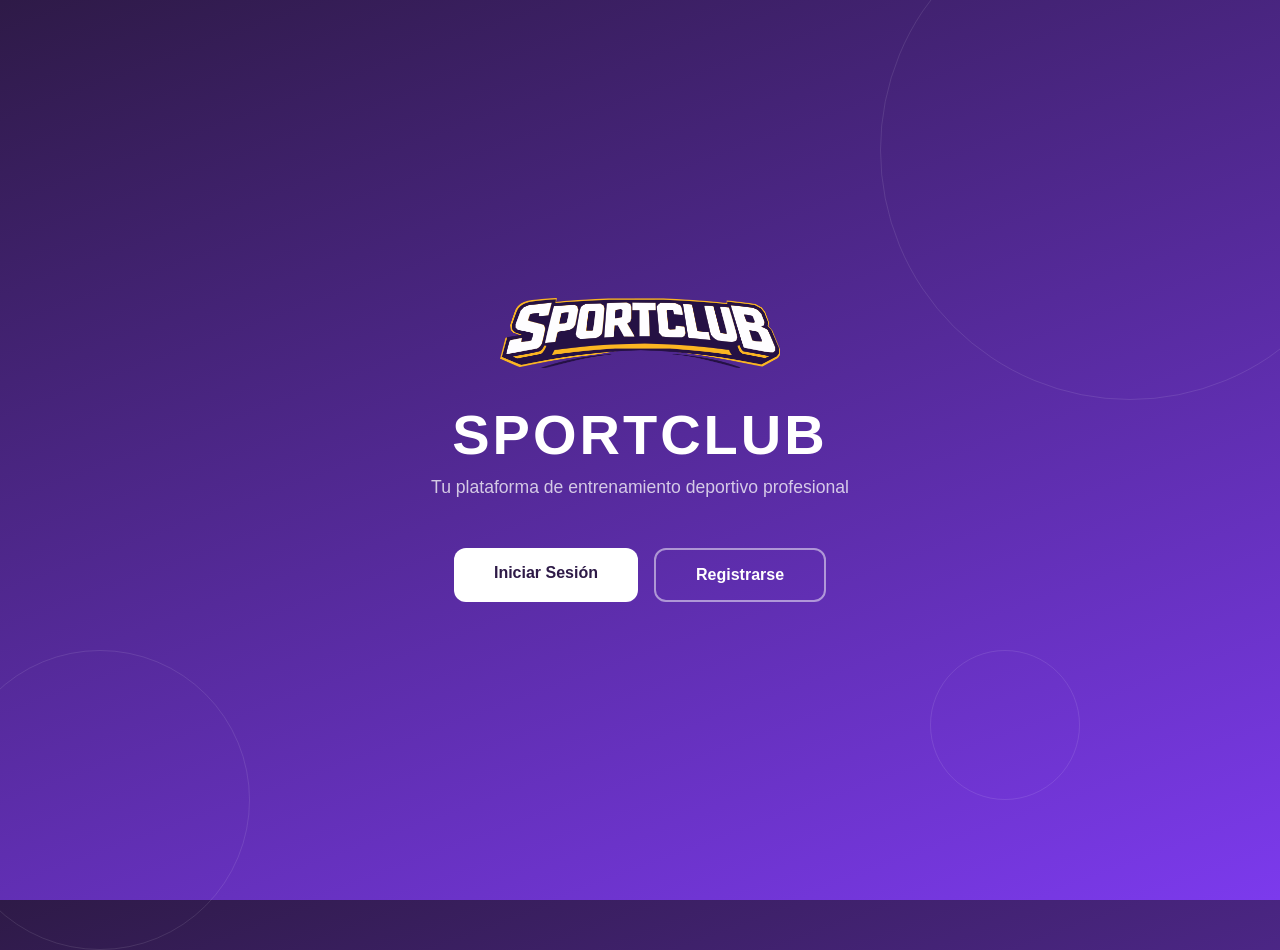
<file: index.html>
<!DOCTYPE html>
<html lang="es">
<head>
  <meta charset="UTF-8">
  <meta name="viewport" content="width=device-width, initial-scale=1.0">
  <title>SportClub</title>
  <style>
    * { box-sizing: border-box; margin: 0; padding: 0; }
    body {
      height: 100vh; display: flex; align-items: center; justify-content: center;
      background: linear-gradient(160deg, #2e1a47 0%, #7c3aed 100%);
      font-family: 'Segoe UI', sans-serif;
    }
    .hero {
      text-align: center; color: white; padding: 40px;
    }
    .logo { height: 70px; margin-bottom: 30px; }
    .hero h1 { font-size: 3.5rem; font-weight: 900; letter-spacing: 3px; margin-bottom: 10px; }
    .hero p { font-size: 1.1rem; opacity: 0.75; margin-bottom: 50px; }
    .buttons { display: flex; gap: 16px; justify-content: center; }
    .btn-primary {
      padding: 16px 40px; background: white; color: #2e1a47;
      border: none; border-radius: 12px; font-size: 1rem; font-weight: 800;
      cursor: pointer; text-decoration: none; transition: transform 0.2s, opacity 0.2s;
    }
    .btn-primary:hover { transform: translateY(-3px); opacity: 0.9; }
    .btn-secondary {
      padding: 16px 40px; background: transparent; color: white;
      border: 2px solid rgba(255,255,255,0.5); border-radius: 12px;
      font-size: 1rem; font-weight: 800; cursor: pointer; text-decoration: none;
      transition: transform 0.2s, border-color 0.2s;
    }
    .btn-secondary:hover { transform: translateY(-3px); border-color: white; }
    .decorative {
      position: absolute; border-radius: 50%;
      border: 1px solid rgba(255,255,255,0.1);
    }
    .d1 { width: 500px; height: 500px; top: -100px; right: -100px; }
    .d2 { width: 300px; height: 300px; bottom: -50px; left: -50px; }
    .d3 { width: 150px; height: 150px; bottom: 100px; right: 200px; }
  </style>
</head>
<body>
  <div class="decorative d1"></div>
  <div class="decorative d2"></div>
  <div class="decorative d3"></div>

  <div class="hero">
    <img src="img/logo_empresa_letra_v1.png" alt="SportClub" class="logo">
    <h1>SPORTCLUB</h1>
    <p>Tu plataforma de entrenamiento deportivo profesional</p>
    <div class="buttons">
      <a href="login.html" class="btn-primary">Iniciar Sesión</a>
      <a href="register.html" class="btn-secondary">Registrarse</a>
    </div>
  </div>
</body>
</html>
</file>
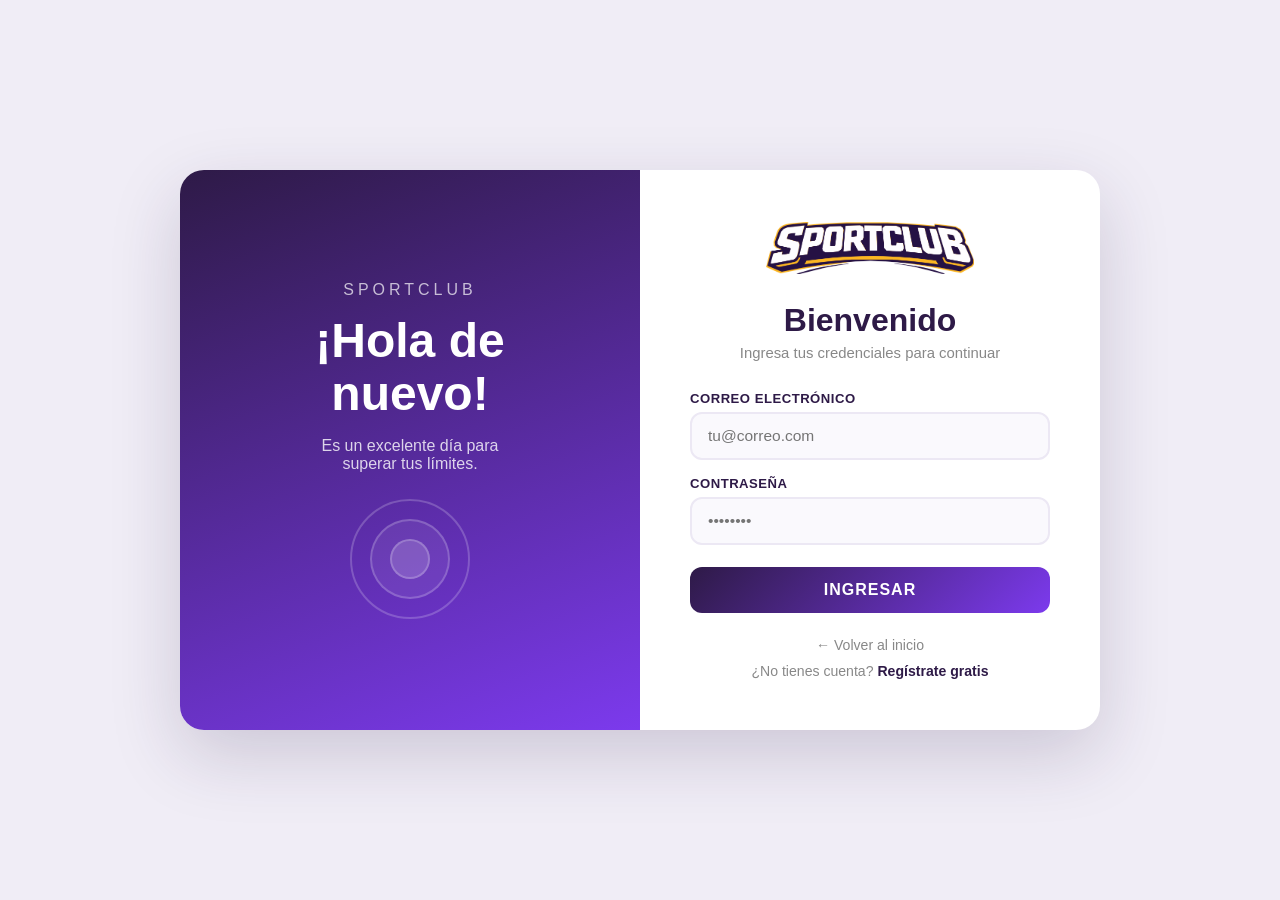
<file: login.html>
<!DOCTYPE html>
<html lang="es">
<head>
  <meta charset="UTF-8">
  <meta name="viewport" content="width=device-width, initial-scale=1.0">
  <title>Iniciar Sesión – SportClub</title>
  <style>
    :root {
      --purple-dark: #2e1a47;
      --purple-mid: #3f2561;
      --purple-accent: #7c3aed;
      --text-muted: #888;
    }
    * { box-sizing: border-box; margin: 0; padding: 0; }
    body {
      height: 100vh; display: flex; align-items: center; justify-content: center;
      background: #f0edf6; font-family: 'Segoe UI', sans-serif;
    }
    .login-container {
      display: flex; width: 920px; height: 560px;
      background: white; border-radius: 24px; overflow: hidden;
      box-shadow: 0 25px 70px rgba(46,26,71,0.18);
    }
    .login-image {
      flex: 1;
      background: linear-gradient(160deg, #2e1a47 0%, #7c3aed 100%);
      display: flex; flex-direction: column;
      justify-content: center; align-items: center;
      color: white; padding: 50px; text-align: center; gap: 16px;
    }
    .login-image .brand { font-size: 1rem; letter-spacing: 4px; opacity: 0.7; text-transform: uppercase; }
    .login-image h2 { font-size: 3rem; font-weight: 900; line-height: 1.1; }
    .login-image p { opacity: 0.8; font-size: 1rem; max-width: 220px; }
    .decorative-circles { position: relative; width: 120px; height: 120px; margin-top: 10px; }
    .decorative-circles span { position: absolute; border-radius: 50%; border: 2px solid rgba(255,255,255,0.2); }
    .decorative-circles span:nth-child(1) { width: 120px; height: 120px; top: 0; left: 0; }
    .decorative-circles span:nth-child(2) { width: 80px; height: 80px; top: 20px; left: 20px; background: rgba(255,255,255,0.07); }
    .decorative-circles span:nth-child(3) { width: 40px; height: 40px; top: 40px; left: 40px; background: rgba(255,255,255,0.15); }
    .login-form-side {
      flex: 1; padding: 55px 50px;
      display: flex; flex-direction: column; justify-content: center;
    }
    .auth-logo { height: 52px; margin-bottom: 28px; align-self: center; }
    .login-form-side h1 { font-size: 2rem; color: var(--purple-dark); text-align: center; margin-bottom: 6px; }
    .subtitle { text-align: center; color: var(--text-muted); margin-bottom: 30px; font-size: 0.93rem; }
    #error-message {
      color: #c0392b; background: #fdeaea; padding: 11px 14px;
      border-radius: 10px; margin-bottom: 18px; text-align: center;
      display: none; font-size: 0.88rem; border: 1px solid #f5c6cb;
    }
    .form-group { margin-bottom: 16px; }
    .form-group label { display: block; font-size: 0.82rem; font-weight: 700; color: var(--purple-dark); margin-bottom: 6px; letter-spacing: 0.5px; }
    .form-group input {
      width: 100%; padding: 13px 16px; border: 2px solid #ece8f4;
      border-radius: 12px; font-size: 0.97rem; background: #faf9fd;
      transition: border-color 0.25s, box-shadow 0.25s;
    }
    .form-group input:focus {
      border-color: var(--purple-accent); outline: none;
      box-shadow: 0 0 0 3px rgba(124,58,237,0.1);
    }
    .btn-login-submit {
      width: 100%; padding: 14px; margin-top: 6px;
      background: linear-gradient(135deg, var(--purple-dark), var(--purple-accent));
      color: white; border: none; border-radius: 12px;
      font-size: 1rem; font-weight: 800; letter-spacing: 1px;
      cursor: pointer; transition: opacity 0.2s, transform 0.2s;
    }
    .btn-login-submit:hover { opacity: 0.9; transform: translateY(-2px); }
    .auth-links { margin-top: 24px; text-align: center; display: flex; flex-direction: column; gap: 10px; }
    .auth-links a { text-decoration: none; color: var(--text-muted); font-size: 0.88rem; transition: color 0.2s; }
    .auth-links a:hover { color: var(--purple-accent); }
    .auth-links a strong { color: var(--purple-dark); }
    @media (max-width: 860px) {
      .login-image { display: none; }
      .login-container { width: 95%; height: auto; }
    }
  </style>
</head>
<body>
  <div class="login-container">
    <div class="login-image">
      <span class="brand">SportClub</span>
      <h2>¡Hola de nuevo!</h2>
      <p>Es un excelente día para superar tus límites.</p>
      <div class="decorative-circles">
        <span></span><span></span><span></span>
      </div>
    </div>
    <div class="login-form-side">
      <img src="img/logo_empresa_letra_v1.png" alt="SportClub" class="auth-logo">
      <h1>Bienvenido</h1>
      <p class="subtitle">Ingresa tus credenciales para continuar</p>
      <div id="error-message"></div>
      <form id="loginForm">
        <div class="form-group">
          <label for="email">CORREO ELECTRÓNICO</label>
          <input type="email" id="email" placeholder="tu@correo.com" required>
        </div>
        <div class="form-group">
          <label for="password">CONTRASEÑA</label>
          <input type="password" id="password" placeholder="••••••••" required>
        </div>
        <button type="submit" class="btn-login-submit">INGRESAR</button>
      </form>
      <div class="auth-links">
        <a href="index.html">← Volver al inicio</a>
        <a href="register.html">¿No tienes cuenta? <strong>Regístrate gratis</strong></a>
      </div>
    </div>
  </div>
  <script src="JS/script.js"></script>
</body>
</html>
</file>
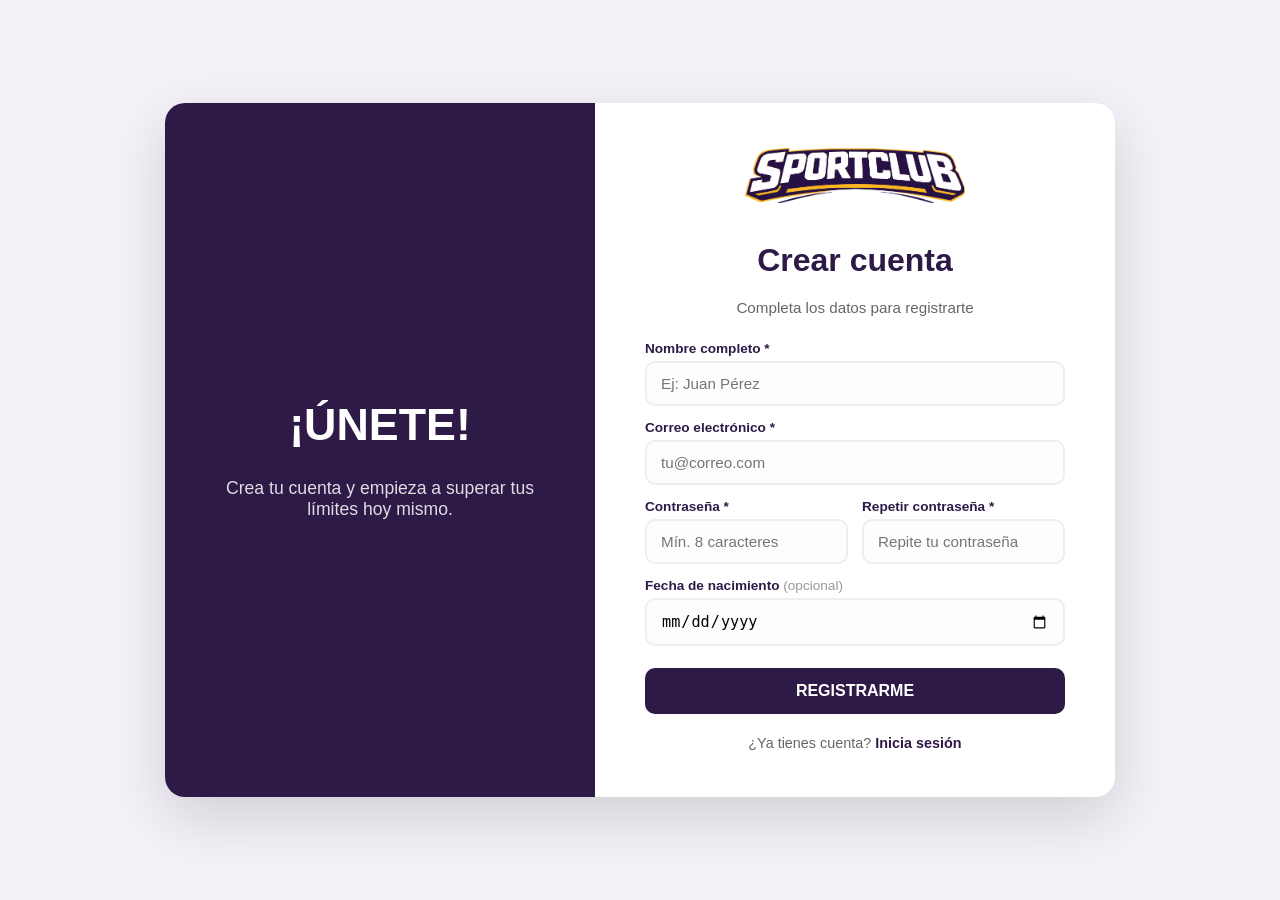
<file: register.html>
<!DOCTYPE html>
<html lang="es">
<head>
  <meta charset="UTF-8">
  <meta name="viewport" content="width=device-width, initial-scale=1.0">
  <title>Registrarse – SportClub</title>
  <style>
    :root {
      --purple-dark: #2e1a47;
      --purple-mid:  #3f2561;
      --purple-light: #f4f2f8;
      --error-color: #e74c3c;
      --text-muted: #666;
    }
    * { box-sizing: border-box; }
    body {
      margin: 0; padding: 0; min-height: 100vh;
      display: flex; align-items: center; justify-content: center;
      background: var(--purple-light);
      font-family: 'Segoe UI', sans-serif;
    }
    .register-container {
      display: flex; width: 950px; min-height: 600px;
      background: white; border-radius: 20px; overflow: hidden;
      box-shadow: 0 20px 60px rgba(0,0,0,0.15);
    }
    .register-image {
      flex: 1;
      background-color: var(--purple-dark);
      display: flex; flex-direction: column;
      justify-content: center; align-items: center;
      color: white; padding: 40px; text-align: center;
    }
    .register-image h2 { font-size: 2.8rem; margin-bottom: 10px; }
    .register-image p  { font-size: 1.1rem; opacity: 0.85; }
    .register-form-side {
      flex: 1.2; padding: 45px 50px;
      display: flex; flex-direction: column; justify-content: center;
    }
    .auth-logo { height: 55px; margin-bottom: 18px; align-self: center; }
    h1 { font-size: 2rem; color: var(--purple-dark); margin-bottom: 5px; text-align: center; }
    .subtitle { text-align: center; color: var(--text-muted); margin-bottom: 25px; font-size: 0.95rem; }
    #global-message {
      padding: 12px 16px; border-radius: 10px; margin-bottom: 18px;
      text-align: center; font-weight: 600; font-size: 0.9rem; display: none;
    }
    #global-message.error   { background:#fdeaea; color:#c0392b; border:1px solid #f5c6cb; }
    #global-message.success { background:#eafaf1; color:#1e8449; border:1px solid #a9dfbf; }
    .form-group { margin-bottom: 14px; }
    .form-group label { display: block; font-size: 0.85rem; font-weight: 600; color: var(--purple-dark); margin-bottom: 5px; }
    .form-group input {
      width: 100%; padding: 12px 14px; border: 2px solid #eee;
      border-radius: 10px; font-size: 0.95rem; transition: border-color 0.3s; background: #fdfdfd;
    }
    .form-group input:focus { border-color: var(--purple-dark); outline: none; background: white; }
    .form-group input.invalid { border-color: var(--error-color); background: #fff8f8; }
    .field-error { color: var(--error-color); font-size: 0.78rem; margin-top: 4px; display: none; }
    .field-error.visible { display: block; }
    .form-row { display: flex; gap: 14px; }
    .form-row .form-group { flex: 1; }
    .btn-register {
      width: 100%; padding: 14px; background-color: var(--purple-dark);
      color: white; border: none; border-radius: 10px;
      font-size: 1rem; font-weight: 800; cursor: pointer;
      transition: background-color 0.3s, transform 0.2s; margin-top: 8px;
    }
    .btn-register:hover { background-color: var(--purple-mid); transform: translateY(-2px); }
    .btn-register:disabled { background-color: #aaa; cursor: not-allowed; transform: none; }
    .auth-links { margin-top: 20px; text-align: center; }
    .auth-links a { text-decoration: none; color: var(--text-muted); font-size: 0.9rem; }
    .auth-links a strong { color: var(--purple-dark); }
    @media (max-width: 850px) {
      .register-image { display: none; }
      .register-container { width: 95%; }
      .register-form-side { padding: 30px 25px; }
    }
  </style>
</head>
<body>
<div class="register-container">

  <div class="register-image">
    <h2>¡ÚNETE!</h2>
    <p>Crea tu cuenta y empieza a superar tus límites hoy mismo.</p>
  </div>

  <div class="register-form-side">
    <img src="img/logo_empresa_letra_v1.png" alt="SportClub" class="auth-logo">
    <h1>Crear cuenta</h1>
    <p class="subtitle">Completa los datos para registrarte</p>

    <div id="global-message"></div>

    <form id="registerForm" novalidate>

      <div class="form-group">
        <label for="full_name">Nombre completo *</label>
        <input type="text" id="full_name" placeholder="Ej: Juan Pérez">
        <span class="field-error" id="error-full_name"></span>
      </div>

      <div class="form-group">
        <label for="email">Correo electrónico *</label>
        <input type="email" id="email" placeholder="tu@correo.com">
        <span class="field-error" id="error-email"></span>
      </div>

      <div class="form-row">
        <div class="form-group">
          <label for="password">Contraseña *</label>
          <input type="password" id="password" placeholder="Mín. 8 caracteres">
          <span class="field-error" id="error-password"></span>
        </div>
        <div class="form-group">
          <label for="confirm_password">Repetir contraseña *</label>
          <input type="password" id="confirm_password" placeholder="Repite tu contraseña">
          <span class="field-error" id="error-confirm_password"></span>
        </div>
      </div>

      <div class="form-group">
        <label for="birth_date">Fecha de nacimiento <span style="font-weight:400;color:#999">(opcional)</span></label>
        <input type="date" id="birth_date">
        <span class="field-error" id="error-birth_date"></span>
      </div>

      <button type="submit" class="btn-register" id="btn-submit">REGISTRARME</button>
    </form>

    <div class="auth-links">
      <a href="index.html">¿Ya tienes cuenta? <strong>Inicia sesión</strong></a>
    </div>
  </div>

</div>
<script>
const API_URL = 'http://localhost:3000';

function validarFormulario(datos) {
    const errores = {};
    if (!datos.full_name) {
        errores.full_name = 'El nombre completo es obligatorio.';
    } else if (datos.full_name.length < 3) {
        errores.full_name = 'El nombre debe tener al menos 3 caracteres.';
    }
    const emailRegex = /^[^\s@]+@[^\s@]+\.[^\s@]+$/;
    if (!datos.email) {
        errores.email = 'El correo es obligatorio.';
    } else if (!emailRegex.test(datos.email)) {
        errores.email = 'Ingresa un correo válido (ej: nombre@dominio.com).';
    }
    const passwordRegex = /^(?=.*[a-zA-Z])(?=.*\d).+$/;
    if (!datos.password) {
        errores.password = 'La contraseña es obligatoria.';
    } else if (datos.password.length < 8) {
        errores.password = 'La contraseña debe tener mínimo 8 caracteres.';
    } else if (!passwordRegex.test(datos.password)) {
        errores.password = 'Debe contener letras y números.';
    }
    if (!datos.confirm_password) {
        errores.confirm_password = 'Debes repetir tu contraseña.';
    } else if (datos.password !== datos.confirm_password) {
        errores.confirm_password = 'Las contraseñas no coinciden.';
    }
    return errores;
}

function mostrarErroresCampos(errores) {
    document.querySelectorAll('.field-error').forEach(el => {
        el.textContent = '';
        el.classList.remove('visible');
    });
    document.querySelectorAll('input').forEach(el => el.classList.remove('invalid'));
    for (const campo in errores) {
        const errorEl = document.getElementById(`error-${campo}`);
        const inputEl = document.getElementById(campo);
        if (errorEl) { errorEl.textContent = errores[campo]; errorEl.classList.add('visible'); }
        if (inputEl) { inputEl.classList.add('invalid'); }
    }
}

function mostrarMensajeGlobal(mensaje, tipo) {
    const div = document.getElementById('global-message');
    div.textContent = mensaje;
    div.className = tipo;
    div.style.display = 'block';
}

function limpiarMensajeGlobal() {
    const div = document.getElementById('global-message');
    div.style.display = 'none';
    div.textContent = '';
    div.className = '';
}

document.getElementById('registerForm').addEventListener('submit', async (e) => {
    e.preventDefault();
    limpiarMensajeGlobal();

    const datos = {
        full_name:        document.getElementById('full_name').value.trim(),
        email:            document.getElementById('email').value.trim().toLowerCase(),
        password:         document.getElementById('password').value,
        confirm_password: document.getElementById('confirm_password').value,
        birth_date:       document.getElementById('birth_date').value || null
    };

    const errores = validarFormulario(datos);
    if (Object.keys(errores).length > 0) {
        mostrarErroresCampos(errores);
        return;
    }

    const btn = document.getElementById('btn-submit');
    btn.disabled = true;
    btn.textContent = 'Registrando...';

    try {
        const response = await fetch(`${API_URL}/api/auth/register`, {
            method: 'POST',
            headers: { 'Content-Type': 'application/json' },
            body: JSON.stringify({
                full_name:  datos.full_name,
                email:      datos.email,
                password:   datos.password,
                role:       'user',
                birth_date: datos.birth_date
            })
        });

        const data = await response.json();

        if (!response.ok || !data.ok) {
            mostrarMensajeGlobal(data.message || 'Error al registrar usuario.', 'error');
            return;
        }

        mostrarMensajeGlobal('¡Cuenta creada exitosamente! Redirigiendo al login...', 'success');
        setTimeout(() => { window.location.href = 'login.html'; }, 2000);

    } catch (error) {
        mostrarMensajeGlobal('No se pudo conectar con el servidor. Intenta más tarde.', 'error');
    } finally {
        btn.disabled = false;
        btn.textContent = 'REGISTRARME';
    }
});
</script>
</body>
</html>
</file>
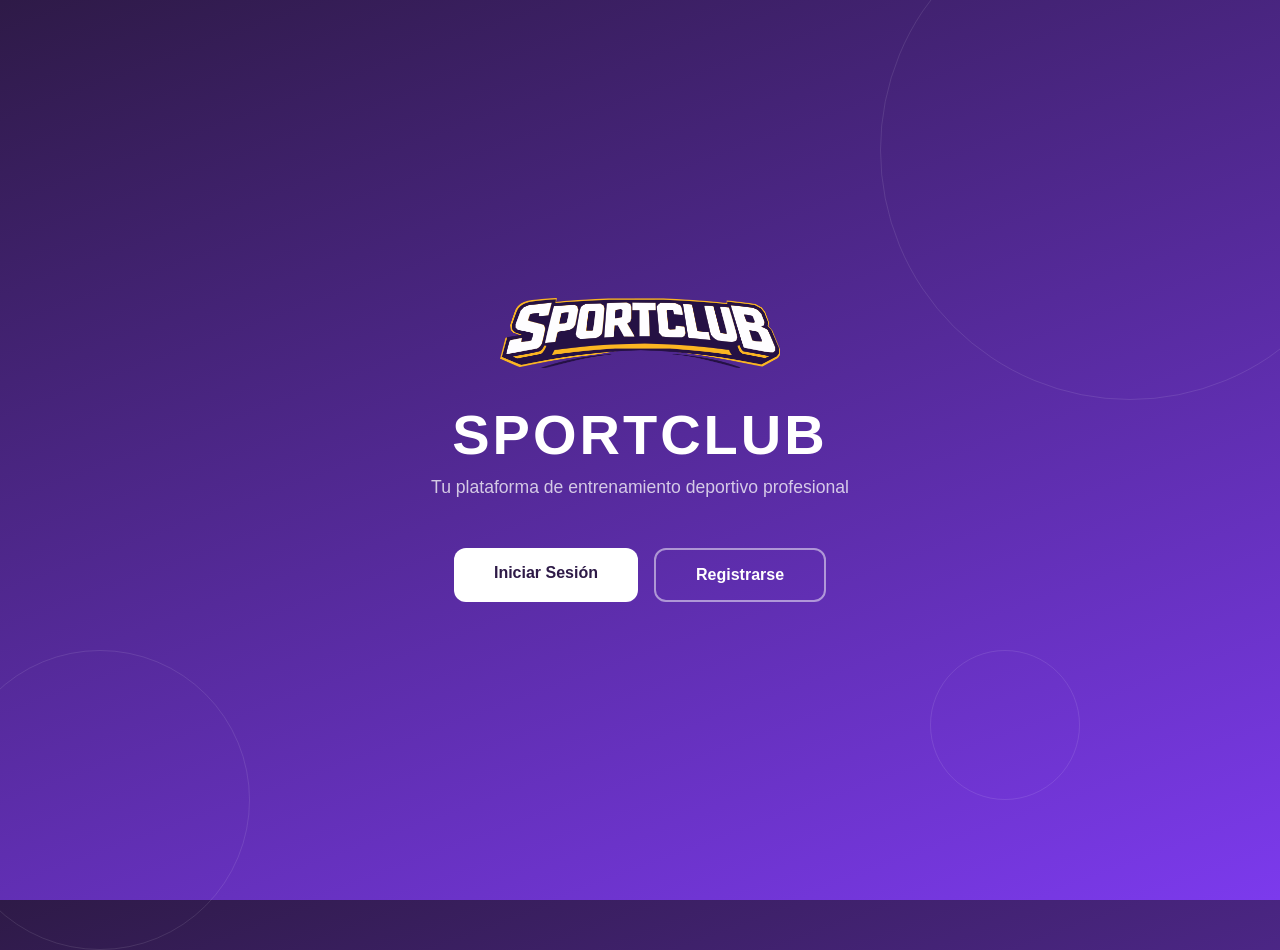
<file: dashboards/dashboard-admin.html>
<!DOCTYPE html>
<html lang="es">
<head>
  <meta charset="UTF-8">
  <meta name="viewport" content="width=device-width, initial-scale=1.0">
  <title>Panel Admin – SportClub</title>
  <style>
    :root {
      --red-dark: #7b241c;
      --red-accent: #e74c3c;
      --sidebar-bg: #1a1a2e;
      --sidebar-hover: #16213e;
      --sidebar-active: #e74c3c;
      --bg: #f0edf6;
    }
    * { box-sizing: border-box; margin: 0; padding: 0; }
    body { font-family: 'Segoe UI', sans-serif; background: var(--bg); display: flex; min-height: 100vh; }

    .sidebar {
      width: 220px; background: var(--sidebar-bg); color: white;
      display: flex; flex-direction: column; padding: 30px 0; position: fixed;
      top: 0; left: 0; height: 100vh;
    }
    .sidebar-brand { padding: 0 24px 30px; font-size: 1.2rem; font-weight: 900; letter-spacing: 2px; color: white; }
    .sidebar-brand span { color: var(--red-accent); }
    .sidebar-user { padding: 0 24px 24px; border-bottom: 1px solid rgba(255,255,255,0.1); }
    .sidebar-user .name { font-weight: 700; font-size: 0.95rem; }
    .sidebar-user .role { font-size: 0.75rem; color: rgba(255,255,255,0.5); margin-top: 2px; }
    .sidebar nav { flex: 1; padding-top: 20px; }
    .nav-item {
      display: flex; align-items: center; gap: 12px;
      padding: 12px 24px; color: rgba(255,255,255,0.65);
      text-decoration: none; font-size: 0.9rem; font-weight: 600;
      transition: all 0.2s; cursor: pointer; border: none; background: none; width: 100%;
    }
    .nav-item:hover { background: var(--sidebar-hover); color: white; }
    .nav-item.active { background: var(--sidebar-active); color: white; }
    .nav-item .icon { font-size: 1.1rem; width: 20px; text-align: center; }
    .sidebar-footer { padding: 20px 24px; }
    .btn-logout-side {
      width: 100%; padding: 10px; background: rgba(231,76,60,0.2);
      color: #e74c3c; border: 1px solid rgba(231,76,60,0.4);
      border-radius: 8px; cursor: pointer; font-weight: 700; font-size: 0.85rem;
      transition: background 0.2s;
    }
    .btn-logout-side:hover { background: rgba(231,76,60,0.4); }

    .main { margin-left: 220px; flex: 1; padding: 36px; }

    .page-header { margin-bottom: 28px; }
    .page-header h1 { font-size: 1.6rem; color: #1a1a2e; font-weight: 900; }
    .page-header p { color: #888; font-size: 0.9rem; margin-top: 4px; }

    .card {
      background: white; border-radius: 16px;
      box-shadow: 0 4px 20px rgba(0,0,0,0.07); padding: 28px;
    }

    .table-header {
      display: flex; justify-content: space-between; align-items: center; margin-bottom: 20px;
    }
    .table-header h2 { font-size: 1rem; color: #1a1a2e; font-weight: 800; }

    .btn-new {
      background: #27ae60; color: white; border: none;
      padding: 10px 20px; border-radius: 10px; cursor: pointer;
      font-weight: 700; font-size: 0.88rem; display: flex; align-items: center; gap: 6px;
      transition: opacity 0.2s;
    }
    .btn-new:hover { opacity: 0.85; }

    table { width: 100%; border-collapse: collapse; }
    thead th {
      text-align: left; padding: 12px 14px; font-size: 0.78rem;
      text-transform: uppercase; letter-spacing: 0.5px;
      color: #999; border-bottom: 2px solid #f0edf6;
    }
    tbody tr { border-bottom: 1px solid #f7f5fb; transition: background 0.15s; }
    tbody tr:hover { background: #faf9fd; }
    tbody td { padding: 13px 14px; font-size: 0.88rem; color: #333; }

    .badge {
      padding: 4px 10px; border-radius: 20px; font-size: 0.75rem;
      font-weight: 700; text-transform: uppercase; letter-spacing: 0.5px;
    }
    .badge-admin  { background: #fdeaea; color: #c0392b; }
    .badge-coach  { background: #eaf4fd; color: #2980b9; }
    .badge-user   { background: #eafaf1; color: #1e8449; }

    .btn-edit, .btn-delete {
      padding: 7px 14px; border-radius: 8px; border: none;
      cursor: pointer; font-weight: 700; font-size: 0.8rem; transition: opacity 0.2s;
    }
    .btn-edit   { background: #3498db; color: white; margin-right: 6px; }
    .btn-delete { background: #e74c3c; color: white; }
    .btn-edit:hover, .btn-delete:hover { opacity: 0.8; }

    .modal-overlay {
      position: fixed; inset: 0; background: rgba(0,0,0,0.5);
      display: none; align-items: center; justify-content: center; z-index: 1000;
    }
    .modal-overlay.open { display: flex; }
    .modal {
      background: white; border-radius: 20px; padding: 36px;
      width: 500px; max-width: 95vw; box-shadow: 0 20px 60px rgba(0,0,0,0.2);
    }
    .modal h2 { font-size: 1.2rem; color: #1a1a2e; margin-bottom: 22px; font-weight: 900; }
    .form-group { margin-bottom: 14px; }
    .form-group label { display: block; font-size: 0.82rem; font-weight: 700; color: #1a1a2e; margin-bottom: 5px; }
    .form-group input, .form-group select {
      width: 100%; padding: 11px 14px; border: 2px solid #eee;
      border-radius: 10px; font-size: 0.92rem; background: #fafafa; transition: border-color 0.2s;
    }
    .form-group input:focus, .form-group select:focus { border-color: #7b241c; outline: none; }
    .form-group input.invalid, .form-group select.invalid { border-color: #e74c3c; background: #fff8f8; }
    .field-error { color: #e74c3c; font-size: 0.76rem; margin-top: 4px; display: none; }
    .field-error.visible { display: block; }
    .form-row { display: flex; gap: 12px; }
    .form-row .form-group { flex: 1; }
    .modal-actions { display: flex; justify-content: flex-end; gap: 10px; margin-top: 20px; }
    .btn-cancel {
      padding: 11px 22px; border: 2px solid #eee; background: white;
      border-radius: 10px; cursor: pointer; font-weight: 700; font-size: 0.88rem;
    }
    .btn-save {
      padding: 11px 22px; background: #27ae60; color: white;
      border: none; border-radius: 10px; cursor: pointer; font-weight: 700; font-size: 0.88rem;
    }
    .btn-save:hover { opacity: 0.85; }

    #global-msg {
      padding: 12px 16px; border-radius: 10px; margin-bottom: 18px;
      font-weight: 600; font-size: 0.88rem; display: none; text-align: center;
    }
    #global-msg.success { background: #eafaf1; color: #1e8449; border: 1px solid #a9dfbf; }
    #global-msg.error   { background: #fdeaea; color: #c0392b; border: 1px solid #f5c6cb; }

    .empty-state { text-align: center; padding: 40px; color: #bbb; font-size: 0.95rem; }
  </style>
</head>
<body onload="initAdmin()">

  <aside class="sidebar">
    <div class="sidebar-brand">⚡ SPORT<span>CLUB</span></div>
    <div class="sidebar-user">
      <div class="name" id="sidebar-name">...</div>
      <div class="role">Administrador</div>
    </div>
    <nav>
      <a class="nav-item" href="dashboard-admin.html">
        <span class="icon">🏠</span> Dashboard
      </a>
      <a class="nav-item active" href="dashboard-admin.html">
        <span class="icon">👥</span> Usuarios
      </a>
      <a class="nav-item" href="perfil.html">
        <span class="icon">👤</span> Mi Perfil
      </a>
    </nav>
    <div class="sidebar-footer">
      <button class="btn-logout-side" onclick="logout()">Cerrar sesión</button>
    </div>
  </aside>

  <main class="main">
    <div class="page-header">
      <h1>👥 Gestión de Usuarios</h1>
      <p>Administra los usuarios del sistema</p>
    </div>

    <div id="global-msg"></div>

    <div class="card">
      <div class="table-header">
        <h2>Lista de Usuarios</h2>
        <button class="btn-new" onclick="abrirModalCrear()">+ Nuevo Usuario</button>
      </div>
      <table>
        <thead>
          <tr>
            <th>ID</th>
            <th>Nombre Completo</th>
            <th>Email</th>
            <th>Rol</th>
            <th>Fecha Registro</th>
            <th>Acciones</th>
          </tr>
        </thead>
        <tbody id="usersTableBody">
          <tr><td colspan="6" class="empty-state">Cargando usuarios...</td></tr>
        </tbody>
      </table>
    </div>
  </main>

  <div class="modal-overlay" id="modalOverlay">
    <div class="modal">
      <h2 id="modal-title">Nuevo Usuario</h2>
      <div id="modal-msg" style="display:none; margin-bottom:14px; padding:10px 14px; border-radius:8px; font-size:0.85rem; font-weight:600;"></div>
      <input type="hidden" id="edit-id">
      <div class="form-row">
        <div class="form-group">
          <label>Nombre completo *</label>
          <input type="text" id="f-full_name" placeholder="Ej: Juan Pérez">
          <span class="field-error" id="err-full_name"></span>
        </div>
        <div class="form-group">
          <label>Rol *</label>
          <select id="f-role">
            <option value="user">user</option>
            <option value="coach">coach</option>
            <option value="admin">admin</option>
          </select>
          <span class="field-error" id="err-role"></span>
        </div>
      </div>
      <div class="form-group">
        <label>Email *</label>
        <input type="email" id="f-email" placeholder="email@ejemplo.com">
        <span class="field-error" id="err-email"></span>
      </div>
      <div class="form-row" id="password-fields">
        <div class="form-group">
          <label>Contraseña *</label>
          <input type="password" id="f-password" placeholder="Mín. 8 caracteres">
          <span class="field-error" id="err-password"></span>
        </div>
        <div class="form-group">
          <label>Confirmar contraseña *</label>
          <input type="password" id="f-confirm" placeholder="Repetir contraseña">
          <span class="field-error" id="err-confirm"></span>
        </div>
      </div>
      <div class="modal-actions">
        <button class="btn-cancel" onclick="cerrarModal()">Cancelar</button>
        <button class="btn-save" onclick="guardarUsuario()">✔ Guardar</button>
      </div>
    </div>
  </div>

  <script src="../JS/script.js"></script>
  <script>
    const API = 'http://localhost:3000';

    function getToken() {
      return localStorage.getItem('token');
    }

    function formatFecha(fecha) {
      if (!fecha) return '—';
      const d = new Date(fecha);
      return d.toLocaleDateString('es-CL');
    }

    function badgeRol(rol) {
      return `<span class="badge badge-${rol}">${rol}</span>`;
    }

    function mostrarMsg(msg, tipo) {
      const el = document.getElementById('global-msg');
      el.textContent = msg;
      el.className = tipo;
      el.style.display = 'block';
      setTimeout(() => { el.style.display = 'none'; }, 3500);
    }

    function renderTabla(users) {
      const tbody = document.getElementById('usersTableBody');
      if (!users.length) {
        tbody.innerHTML = '<tr><td colspan="6" class="empty-state">No hay usuarios registrados.</td></tr>';
        return;
      }
      tbody.innerHTML = users.map(u => `
        <tr>
          <td>${u.id}</td>
          <td>${u.full_name}</td>
          <td>${u.email}</td>
          <td>${badgeRol(u.role)}</td>
        <td>${formatFecha(u.created_at)}</td>
          <td>
            <button class="btn-edit" onclick="abrirModalEditar(${u.id})">✏️ Editar</button>
            <button class="btn-delete" onclick="eliminarUsuario(${u.id}, '${u.full_name}')">🗑️ Eliminar</button>
          </td>
        </tr>
      `).join('');
    }

    async function cargarUsuarios() {
      try {
        const res = await fetch(`${API}/api/users`, {
          headers: { 'Authorization': `Bearer ${getToken()}` }
        });
        const data = await res.json();
        if (data.ok) renderTabla(data.data);
      } catch {
        mostrarMsg('Error al cargar usuarios.', 'error');
      }
    }

    function limpiarModal() {
      ['full_name','email','password','confirm','role'].forEach(f => {
        const el = document.getElementById(`f-${f}`);
        if (el) { el.value = f === 'role' ? 'user' : ''; el.classList.remove('invalid'); }
      });
      document.querySelectorAll('.field-error').forEach(e => { e.textContent = ''; e.classList.remove('visible'); });
      document.getElementById('edit-id').value = '';
      document.getElementById('modal-msg').style.display = 'none';
    }

    function abrirModalCrear() {
      limpiarModal();
      document.getElementById('modal-title').textContent = 'Nuevo Usuario';
      document.getElementById('password-fields').style.display = 'flex';
      document.getElementById('modalOverlay').classList.add('open');
    }

    async function abrirModalEditar(id) {
      limpiarModal();
      document.getElementById('modal-title').textContent = 'Editar Usuario';
      document.getElementById('password-fields').style.display = 'none';
      document.getElementById('edit-id').value = id;
      try {
        const res = await fetch(`${API}/api/users/${id}`, {
          headers: { 'Authorization': `Bearer ${getToken()}` }
        });
        const data = await res.json();
        if (data.ok) {
          document.getElementById('f-full_name').value = data.data.full_name;
          document.getElementById('f-email').value = data.data.email;
          document.getElementById('f-role').value = data.data.role;
        }
      } catch {
        mostrarMsg('Error al cargar datos del usuario.', 'error');
      }
      document.getElementById('modalOverlay').classList.add('open');
    }

    function cerrarModal() {
      document.getElementById('modalOverlay').classList.remove('open');
    }

    function validarModal(esEdicion) {
      const errores = {};
      const nombre = document.getElementById('f-full_name').value.trim();
      const email  = document.getElementById('f-email').value.trim();
      const pass   = document.getElementById('f-password')?.value;
      const conf   = document.getElementById('f-confirm')?.value;

      if (!nombre || nombre.length < 3) errores.full_name = 'Nombre obligatorio (mín. 3 caracteres).';
      if (!email || !/^[^\s@]+@[^\s@]+\.[^\s@]+$/.test(email)) errores.email = 'Email válido requerido.';
      if (!esEdicion) {
        if (!pass || pass.length < 8) errores.password = 'Contraseña mínimo 8 caracteres.';
        else if (!/^(?=.*[a-zA-Z])(?=.*\d).+$/.test(pass)) errores.password = 'Debe tener letras y números.';
        if (pass !== conf) errores.confirm = 'Las contraseñas no coinciden.';
      }

      document.querySelectorAll('.field-error').forEach(e => { e.textContent = ''; e.classList.remove('visible'); });
      document.querySelectorAll('#modalOverlay input, #modalOverlay select').forEach(e => e.classList.remove('invalid'));

      for (const campo in errores) {
        const errEl = document.getElementById(`err-${campo}`);
        const inEl  = document.getElementById(`f-${campo}`);
        if (errEl) { errEl.textContent = errores[campo]; errEl.classList.add('visible'); }
        if (inEl)  inEl.classList.add('invalid');
      }
      return Object.keys(errores).length === 0;
    }

    async function guardarUsuario() {
      const id = document.getElementById('edit-id').value;
      const esEdicion = !!id;

      if (!validarModal(esEdicion)) return;

      const payload = {
        full_name: document.getElementById('f-full_name').value.trim(),
        email:     document.getElementById('f-email').value.trim().toLowerCase(),
        role:      document.getElementById('f-role').value
      };
      if (!esEdicion) {
        payload.password = document.getElementById('f-password').value;
      }

      const url    = esEdicion ? `${API}/api/users/${id}` : `${API}/api/users`;
      const method = esEdicion ? 'PUT' : 'POST';

      try {
        const res = await fetch(url, {
          method,
          headers: { 'Content-Type': 'application/json', 'Authorization': `Bearer ${getToken()}` },
          body: JSON.stringify(payload)
        });
        const data = await res.json();
        if (data.ok) {
          cerrarModal();
          mostrarMsg(esEdicion ? 'Usuario actualizado correctamente.' : 'Usuario creado correctamente.', 'success');
          cargarUsuarios();
        } else {
          const msgEl = document.getElementById('modal-msg');
          msgEl.textContent = data.message || 'Error al guardar.';
          msgEl.style.cssText = 'display:block; background:#fdeaea; color:#c0392b; border:1px solid #f5c6cb;';
        }
      } catch {
        mostrarMsg('Error de conexión con el servidor.', 'error');
      }
    }

    async function eliminarUsuario(id, nombre) {
      if (!confirm(`¿Eliminar al usuario "${nombre}"? Esta acción no se puede deshacer.`)) return;
      try {
        const res = await fetch(`${API}/api/users/${id}`, {
          method: 'DELETE',
          headers: { 'Authorization': `Bearer ${getToken()}` }
        });
        const data = await res.json();
        if (data.ok) {
          mostrarMsg('Usuario eliminado correctamente.', 'success');
          cargarUsuarios();
        } else {
          mostrarMsg(data.message || 'Error al eliminar.', 'error');
        }
      } catch {
        mostrarMsg('Error de conexión con el servidor.', 'error');
      }
    }

    function initAdmin() {
      const user = JSON.parse(localStorage.getItem('user') || '{}');
      if (!user || user.role !== 'admin') {
        window.location.href = '../index.html';
        return;
      }
      document.getElementById('sidebar-name').textContent = user.full_name || 'Admin';
      cargarUsuarios();
    }

    function logout() {
      localStorage.removeItem('token');
      localStorage.removeItem('user');
      window.location.href = '../index.html';
    }
  </script>
</body>
</html>
</file>
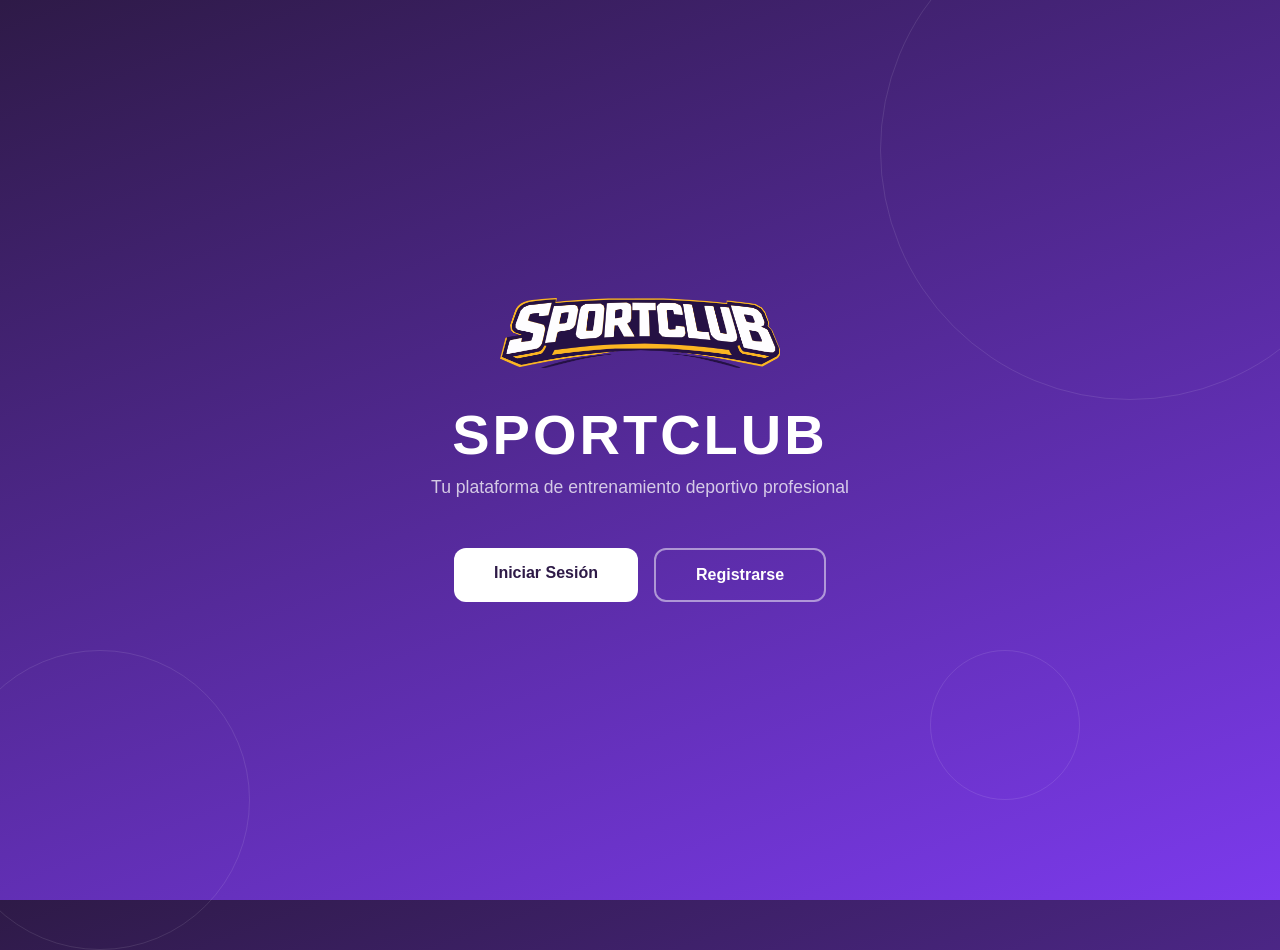
<file: dashboards/dashboard-coach.html>
<!DOCTYPE html>
<html lang="es">
<head>
  <meta charset="UTF-8">
  <meta name="viewport" content="width=device-width, initial-scale=1.0">
  <title>Panel Coach – SportClub</title>
  <style>
    :root {
      --green-dark: #1a6b3a;
      --green-accent: #27ae60;
      --sidebar-bg: #1a1a2e;
      --bg: #edf6f0;
    }
    * { box-sizing: border-box; margin: 0; padding: 0; }
    body { font-family: 'Segoe UI', sans-serif; background: var(--bg); display: flex; min-height: 100vh; }

    .sidebar {
      width: 220px; background: var(--sidebar-bg); color: white;
      display: flex; flex-direction: column; padding: 30px 0;
      position: fixed; top: 0; left: 0; height: 100vh;
    }
    .sidebar-brand { padding: 0 24px 30px; font-size: 1.2rem; font-weight: 900; letter-spacing: 2px; color: white; }
    .sidebar-brand span { color: var(--green-accent); }
    .sidebar-user { padding: 0 24px 24px; border-bottom: 1px solid rgba(255,255,255,0.1); }
    .sidebar-user .name { font-weight: 700; font-size: 0.95rem; }
    .sidebar-user .role-txt { font-size: 0.75rem; color: rgba(255,255,255,0.5); margin-top: 2px; }
    .sidebar nav { flex: 1; padding-top: 20px; }
    .nav-item {
      display: flex; align-items: center; gap: 12px;
      padding: 12px 24px; color: rgba(255,255,255,0.65);
      text-decoration: none; font-size: 0.9rem; font-weight: 600;
      transition: all 0.2s;
    }
    .nav-item:hover { background: #16213e; color: white; }
    .nav-item.active { background: var(--green-accent); color: white; }
    .nav-item .icon { font-size: 1.1rem; width: 20px; text-align: center; }
    .sidebar-footer { padding: 20px 24px; }
    .btn-logout-side {
      width: 100%; padding: 10px; background: rgba(39,174,96,0.2);
      color: var(--green-accent); border: 1px solid rgba(39,174,96,0.4);
      border-radius: 8px; cursor: pointer; font-weight: 700; font-size: 0.85rem; transition: background 0.2s;
    }
    .btn-logout-side:hover { background: rgba(39,174,96,0.4); }

    .main { margin-left: 220px; flex: 1; padding: 36px; }

    .welcome-card {
      background: linear-gradient(135deg, #1a6b3a, #27ae60);
      border-radius: 20px; padding: 36px 40px; color: white; margin-bottom: 28px;
      display: flex; justify-content: space-between; align-items: center;
    }
    .welcome-card h1 { font-size: 1.8rem; font-weight: 900; margin-bottom: 6px; }
    .welcome-card p { opacity: 0.8; font-size: 0.95rem; }
    .role-badge {
      background: rgba(255,255,255,0.2); padding: 8px 18px;
      border-radius: 20px; font-size: 0.85rem; font-weight: 700; letter-spacing: 1px;
    }

    .grid { display: grid; grid-template-columns: repeat(2, 1fr); gap: 18px; margin-bottom: 28px; }
    .card {
      background: white; border-radius: 18px; padding: 28px 24px;
      box-shadow: 0 4px 20px rgba(26,107,58,0.08);
      display: flex; flex-direction: column; align-items: center;
      gap: 10px; text-align: center; transition: transform 0.2s;
    }
    .card:hover { transform: translateY(-4px); }
    .card .icon { font-size: 2.5rem; }
    .card h3 { color: var(--green-dark); font-size: 1rem; font-weight: 700; }
    .card p { color: #999; font-size: 0.82rem; }

    .info-card {
      background: white; border-radius: 18px; padding: 28px 32px;
      box-shadow: 0 4px 20px rgba(26,107,58,0.08);
    }
    .info-card h2 { color: var(--green-dark); margin-bottom: 16px; font-size: 1.1rem; }
    .info-row { display: flex; justify-content: space-between; padding: 12px 0; border-bottom: 1px solid #edf6f0; }
    .info-row:last-child { border-bottom: none; }
    .info-row span:first-child { color: #999; font-size: 0.88rem; }
    .info-row span:last-child { color: var(--green-dark); font-weight: 700; font-size: 0.88rem; }
  </style>
</head>
<body onload="initCoach()">

  <aside class="sidebar">
    <div class="sidebar-brand">⚡ SPORT<span>CLUB</span></div>
    <div class="sidebar-user">
      <div class="name" id="sidebar-name">...</div>
      <div class="role-txt">Coach</div>
    </div>
    <nav>
      <a class="nav-item active" href="dashboard-coach.html">
        <span class="icon">🏠</span> Dashboard
      </a>
      <a class="nav-item" href="perfil.html">
        <span class="icon">👤</span> Mi Perfil
      </a>
    </nav>
    <div class="sidebar-footer">
      <button class="btn-logout-side" onclick="logout()">Cerrar sesión</button>
    </div>
  </aside>

  <main class="main">
    <div class="welcome-card">
      <div>
        <h1>¡Bienvenido, Coach <span id="display-name">...</span>! 👟</h1>
        <p>Gestiona tus alumnos y planifica sus rutinas.</p>
      </div>
      <span class="role-badge">COACH</span>
    </div>

    <div class="grid">
      <div class="card">
        <span class="icon">📝</span>
        <h3>Rutinas</h3>
        <p>Crea y gestiona rutinas de entrenamiento</p>
      </div>
      <div class="card">
        <span class="icon">📅</span>
        <h3>Agenda</h3>
        <p>Revisa tus clases programadas</p>
      </div>
      <div class="card">
        <span class="icon">👥</span>
        <h3>Mis alumnos</h3>
        <p>Seguimiento de progreso</p>
      </div>
      <div class="card">
        <span class="icon">📊</span>
        <h3>Estadísticas</h3>
        <p>Rendimiento del grupo</p>
      </div>
    </div>

    <div class="info-card">
      <h2>📋 Mi perfil de entrenador</h2>
      <div class="info-row">
        <span>Rol</span>
        <span>Coach / Entrenador</span>
      </div>
      <div class="info-row">
        <span>Estado</span>
        <span>✅ Activo</span>
      </div>
      <div class="info-row">
        <span>Especialidad</span>
        <span>Entrenamiento funcional</span>
      </div>
    </div>
  </main>

  <script src="../JS/script.js"></script>
  <script>
    function initCoach() {
      const token    = localStorage.getItem('token');
      const userData = localStorage.getItem('user');
      if (!token || !userData) { window.location.href = '../index.html'; return; }
      const user = JSON.parse(userData);
      document.getElementById('sidebar-name').textContent = user.full_name;
      document.getElementById('display-name').textContent = user.full_name.split(' ')[0];
    }

    function logout() {
      localStorage.removeItem('token');
      localStorage.removeItem('user');
      window.location.href = '../index.html';
    }
  </script>
</body>
</html>
</file>
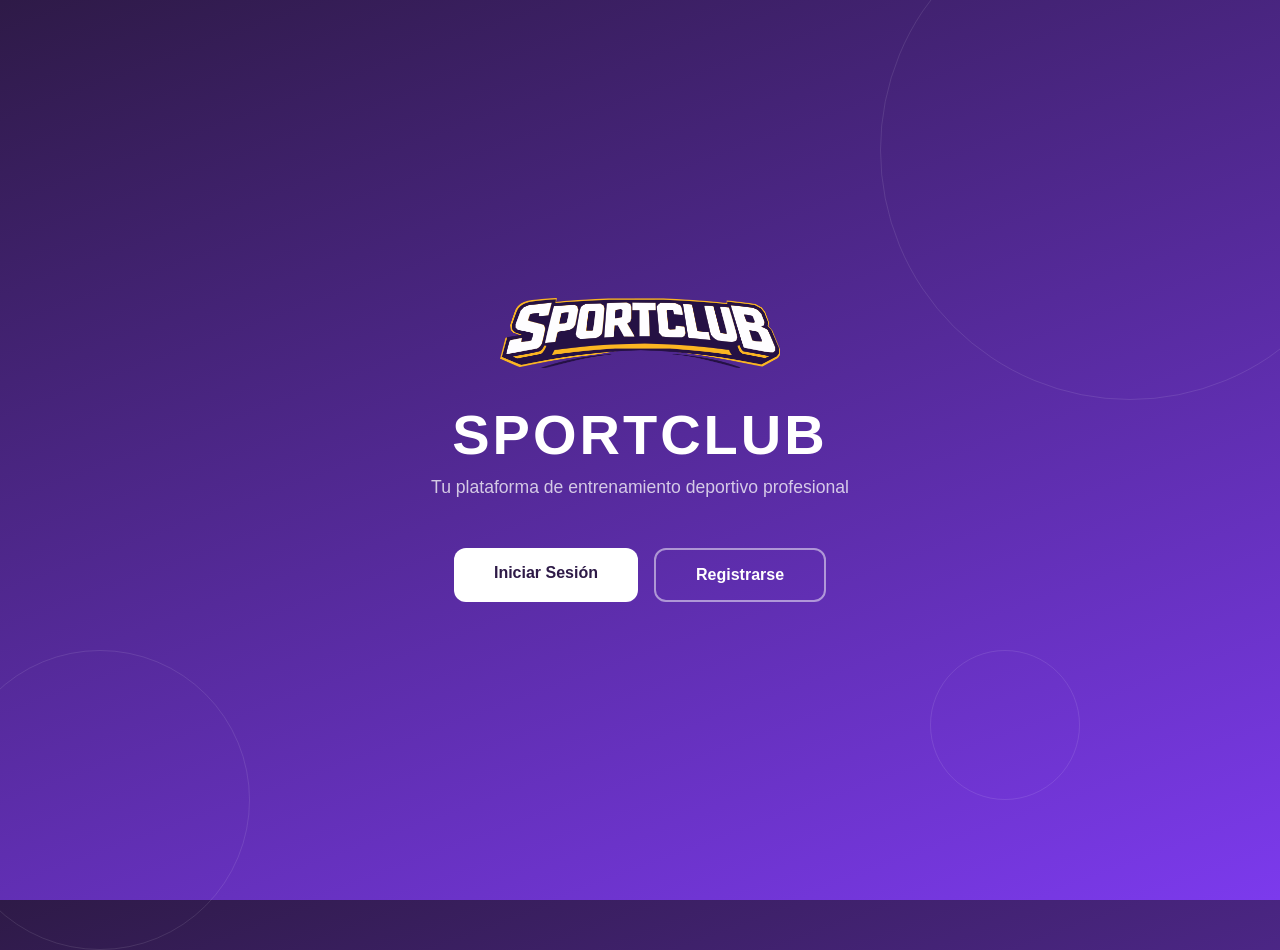
<file: dashboards/dashboard-user.html>
<!DOCTYPE html>
<html lang="es">
<head>
  <meta charset="UTF-8">
  <meta name="viewport" content="width=device-width, initial-scale=1.0">
  <title>Mi Panel – SportClub</title>
  <style>
    :root {
      --purple-dark: #2e1a47;
      --purple-accent: #7c3aed;
      --sidebar-bg: #1a1a2e;
      --bg: #f0edf6;
    }
    * { box-sizing: border-box; margin: 0; padding: 0; }
    body { font-family: 'Segoe UI', sans-serif; background: var(--bg); display: flex; min-height: 100vh; }

    .sidebar {
      width: 220px; background: var(--sidebar-bg); color: white;
      display: flex; flex-direction: column; padding: 30px 0;
      position: fixed; top: 0; left: 0; height: 100vh;
    }
    .sidebar-brand { padding: 0 24px 30px; font-size: 1.2rem; font-weight: 900; letter-spacing: 2px; color: white; }
    .sidebar-brand span { color: var(--purple-accent); }
    .sidebar-user { padding: 0 24px 24px; border-bottom: 1px solid rgba(255,255,255,0.1); }
    .sidebar-user .name { font-weight: 700; font-size: 0.95rem; }
    .sidebar-user .role-txt { font-size: 0.75rem; color: rgba(255,255,255,0.5); margin-top: 2px; }
    .sidebar nav { flex: 1; padding-top: 20px; }
    .nav-item {
      display: flex; align-items: center; gap: 12px;
      padding: 12px 24px; color: rgba(255,255,255,0.65);
      text-decoration: none; font-size: 0.9rem; font-weight: 600;
      transition: all 0.2s;
    }
    .nav-item:hover { background: #16213e; color: white; }
    .nav-item.active { background: var(--purple-accent); color: white; }
    .nav-item .icon { font-size: 1.1rem; width: 20px; text-align: center; }
    .sidebar-footer { padding: 20px 24px; }
    .btn-logout-side {
      width: 100%; padding: 10px; background: rgba(124,58,237,0.2);
      color: var(--purple-accent); border: 1px solid rgba(124,58,237,0.4);
      border-radius: 8px; cursor: pointer; font-weight: 700; font-size: 0.85rem; transition: background 0.2s;
    }
    .btn-logout-side:hover { background: rgba(124,58,237,0.4); }

    .main { margin-left: 220px; flex: 1; padding: 36px; }

    .welcome-card {
      background: linear-gradient(135deg, var(--purple-dark), var(--purple-accent));
      border-radius: 20px; padding: 36px 40px; color: white; margin-bottom: 28px;
      display: flex; justify-content: space-between; align-items: center;
    }
    .welcome-card h1 { font-size: 1.8rem; font-weight: 900; margin-bottom: 6px; }
    .welcome-card p { opacity: 0.8; font-size: 0.95rem; }
    .role-badge {
      background: rgba(255,255,255,0.2); padding: 8px 18px;
      border-radius: 20px; font-size: 0.85rem; font-weight: 700; letter-spacing: 1px;
    }

    .grid { display: grid; grid-template-columns: repeat(3, 1fr); gap: 18px; margin-bottom: 28px; }
    .card {
      background: white; border-radius: 18px; padding: 28px 24px;
      box-shadow: 0 4px 20px rgba(46,26,71,0.08);
      display: flex; flex-direction: column; align-items: center;
      gap: 10px; text-align: center; transition: transform 0.2s;
    }
    .card:hover { transform: translateY(-4px); }
    .card .icon { font-size: 2.5rem; }
    .card h3 { color: var(--purple-dark); font-size: 1rem; font-weight: 700; }
    .card p { color: #999; font-size: 0.82rem; }

    .info-card {
      background: white; border-radius: 18px; padding: 28px 32px;
      box-shadow: 0 4px 20px rgba(46,26,71,0.08);
    }
    .info-card h2 { color: var(--purple-dark); margin-bottom: 16px; font-size: 1.1rem; }
    .info-row { display: flex; justify-content: space-between; padding: 12px 0; border-bottom: 1px solid #f0edf6; }
    .info-row:last-child { border-bottom: none; }
    .info-row span:first-child { color: #999; font-size: 0.88rem; }
    .info-row span:last-child { color: var(--purple-dark); font-weight: 700; font-size: 0.88rem; }
  </style>
</head>
<body onload="initUser()">

  <aside class="sidebar">
    <div class="sidebar-brand">⚡ SPORT<span>CLUB</span></div>
    <div class="sidebar-user">
      <div class="name" id="sidebar-name">...</div>
      <div class="role-txt">Miembro</div>
    </div>
    <nav>
      <a class="nav-item active" href="dashboard-user.html">
        <span class="icon">🏠</span> Dashboard
      </a>
      <a class="nav-item" href="perfil.html">
        <span class="icon">👤</span> Mi Perfil
      </a>
    </nav>
    <div class="sidebar-footer">
      <button class="btn-logout-side" onclick="logout()">Cerrar sesión</button>
    </div>
  </aside>

  <main class="main">
    <div class="welcome-card">
      <div>
        <h1>¡Bienvenido, <span id="display-name">...</span>! 👋</h1>
        <p>Tu entrenamiento de hoy está listo para comenzar.</p>
      </div>
      <span class="role-badge">MIEMBRO</span>
    </div>

    <div class="grid">
      <div class="card">
        <span class="icon">🔥</span>
        <h3>Mi Progreso</h3>
        <p>Revisa tus avances semanales</p>
      </div>
      <div class="card">
        <span class="icon">💪</span>
        <h3>Entrenar</h3>
        <p>Ver rutina del día</p>
      </div>
      <div class="card">
        <span class="icon">🍏</span>
        <h3>Nutrición</h3>
        <p>Plan alimenticio</p>
      </div>
    </div>

    <div class="info-card">
      <h2>📋 Mi cuenta</h2>
      <div class="info-row">
        <span>Rol</span>
        <span>Miembro del club</span>
      </div>
      <div class="info-row">
        <span>Estado</span>
        <span>✅ Activo</span>
      </div>
      <div class="info-row">
        <span>Plan</span>
        <span>Plan básico</span>
      </div>
    </div>
  </main>

  <script src="../JS/script.js"></script>
  <script>
    function initUser() {
      const token    = localStorage.getItem('token');
      const userData = localStorage.getItem('user');
      if (!token || !userData) { window.location.href = '../index.html'; return; }
      const user = JSON.parse(userData);
      document.getElementById('sidebar-name').textContent = user.full_name;
      document.getElementById('display-name').textContent = user.full_name.split(' ')[0];
    }

    function logout() {
      localStorage.removeItem('token');
      localStorage.removeItem('user');
      window.location.href = '../index.html';
    }
  </script>
</body>
</html>
</file>
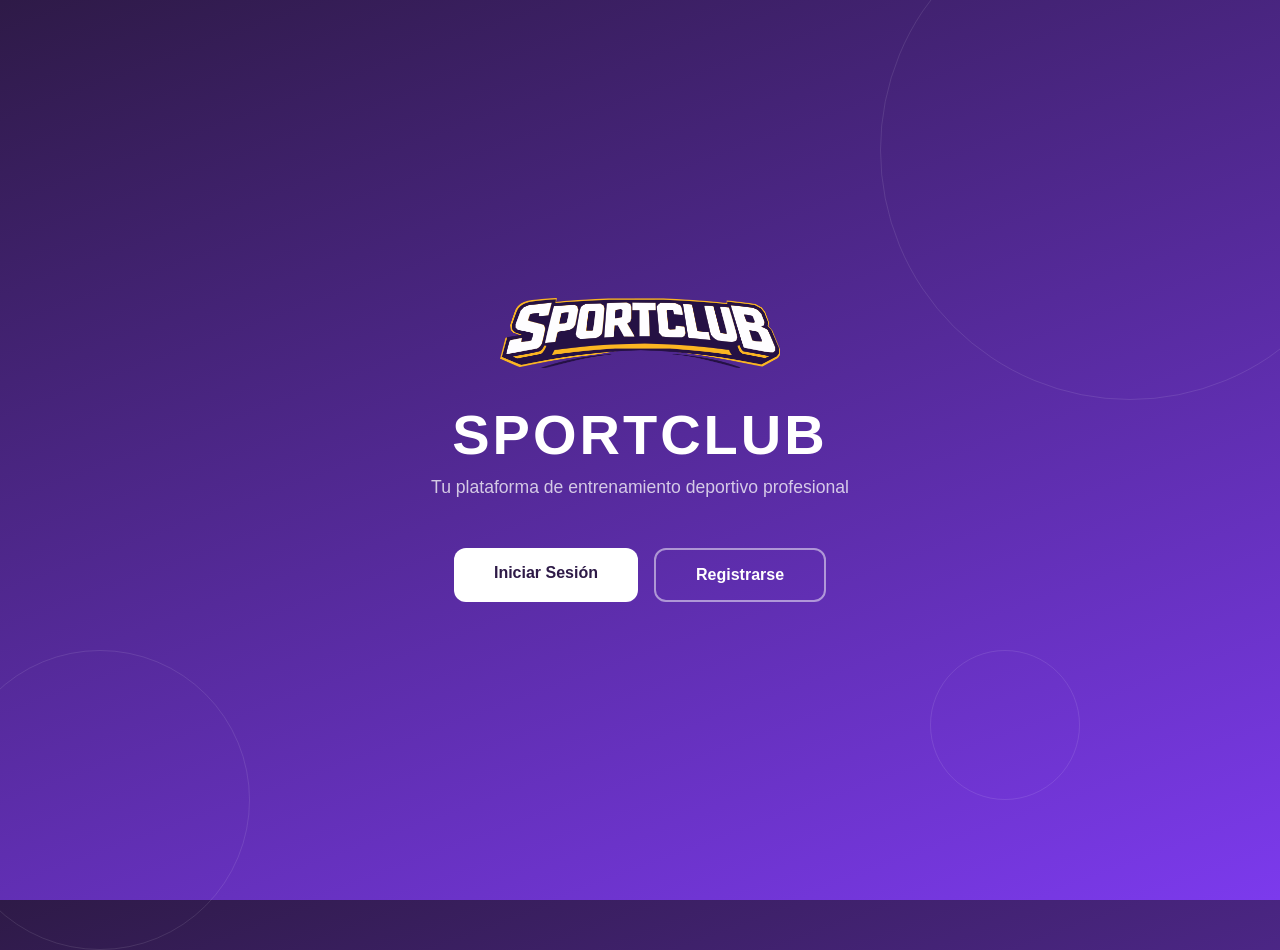
<file: dashboards/perfil.html>
<!DOCTYPE html>
<html lang="es">
<head>
  <meta charset="UTF-8">
  <meta name="viewport" content="width=device-width, initial-scale=1.0">
  <title>Mi Perfil – SportClub</title>
  <style>
    :root {
      --purple-dark: #2e1a47;
      --purple-accent: #7c3aed;
      --sidebar-bg: #1a1a2e;
      --bg: #f0edf6;
    }
    * { box-sizing: border-box; margin: 0; padding: 0; }
    body { font-family: 'Segoe UI', sans-serif; background: var(--bg); display: flex; min-height: 100vh; }

    .sidebar {
      width: 220px; background: var(--sidebar-bg); color: white;
      display: flex; flex-direction: column; padding: 30px 0;
      position: fixed; top: 0; left: 0; height: 100vh;
    }
    .sidebar-brand { padding: 0 24px 30px; font-size: 1.2rem; font-weight: 900; letter-spacing: 2px; color: white; }
    .sidebar-brand span { color: var(--purple-accent); }
    .sidebar-user { padding: 0 24px 24px; border-bottom: 1px solid rgba(255,255,255,0.1); }
    .sidebar-user .name { font-weight: 700; font-size: 0.95rem; }
    .sidebar-user .role-txt { font-size: 0.75rem; color: rgba(255,255,255,0.5); margin-top: 2px; }
    .sidebar nav { flex: 1; padding-top: 20px; }
    .nav-item {
      display: flex; align-items: center; gap: 12px;
      padding: 12px 24px; color: rgba(255,255,255,0.65);
      text-decoration: none; font-size: 0.9rem; font-weight: 600;
      transition: all 0.2s; cursor: pointer; border: none; background: none; width: 100%;
    }
    .nav-item:hover { background: #16213e; color: white; }
    .nav-item.active { background: var(--purple-accent); color: white; }
    .nav-item .icon { font-size: 1.1rem; width: 20px; text-align: center; }
    .sidebar-footer { padding: 20px 24px; }
    .btn-logout-side {
      width: 100%; padding: 10px; background: rgba(124,58,237,0.2);
      color: var(--purple-accent); border: 1px solid rgba(124,58,237,0.4);
      border-radius: 8px; cursor: pointer; font-weight: 700; font-size: 0.85rem; transition: background 0.2s;
    }
    .btn-logout-side:hover { background: rgba(124,58,237,0.4); }

    .main { margin-left: 220px; flex: 1; padding: 36px; }
    .page-header { margin-bottom: 28px; display: flex; justify-content: space-between; align-items: center; }
    .page-header div h1 { font-size: 1.6rem; color: #1a1a2e; font-weight: 900; }
    .page-header div p { color: #888; font-size: 0.9rem; margin-top: 4px; }

    .profile-grid { display: grid; grid-template-columns: 280px 1fr; gap: 24px; }

    .profile-card {
      background: white; border-radius: 16px;
      box-shadow: 0 4px 20px rgba(0,0,0,0.07); padding: 28px; text-align: center;
    }
    .avatar {
      width: 90px; height: 90px; border-radius: 50%;
      background: linear-gradient(135deg, var(--purple-dark), var(--purple-accent));
      display: flex; align-items: center; justify-content: center;
      font-size: 2rem; color: white; margin: 0 auto 16px;
    }
    .profile-card .pname { font-size: 1.2rem; font-weight: 900; color: #1a1a2e; margin-bottom: 4px; }
    .profile-card .prole { font-size: 0.8rem; color: #888; margin-bottom: 12px; }
    .badge { padding: 5px 12px; border-radius: 20px; font-size: 0.75rem; font-weight: 700; text-transform: uppercase; }
    .badge-admin { background: #fdeaea; color: #c0392b; }
    .badge-coach { background: #eaf4fd; color: #2980b9; }
    .badge-user  { background: #eafaf1; color: #1e8449; }
    .profile-info { margin-top: 20px; text-align: left; }
    .info-item { display: flex; align-items: flex-start; gap: 10px; padding: 10px 0; border-bottom: 1px solid #f0edf6; }
    .info-item:last-child { border-bottom: none; }
    .info-item .iicon { font-size: 1rem; margin-top: 2px; }
    .info-item .ilabel { font-size: 0.72rem; color: #aaa; text-transform: uppercase; letter-spacing: 0.5px; }
    .info-item .ivalue { font-size: 0.88rem; color: #333; font-weight: 600; margin-top: 1px; }

    .right-col { display: flex; flex-direction: column; gap: 24px; }
    .card { background: white; border-radius: 16px; box-shadow: 0 4px 20px rgba(0,0,0,0.07); padding: 28px; }
    .card h2 { font-size: 1rem; color: #1a1a2e; font-weight: 900; margin-bottom: 20px; padding-bottom: 12px; border-bottom: 2px solid #f0edf6; }

    .form-group { margin-bottom: 14px; }
    .form-group label { display: block; font-size: 0.82rem; font-weight: 700; color: var(--purple-dark); margin-bottom: 5px; }
    .form-group input, .form-group textarea {
      width: 100%; padding: 11px 14px; border: 2px solid #eee;
      border-radius: 10px; font-size: 0.92rem; background: #fafafa;
      transition: border-color 0.2s; font-family: inherit;
    }
    .form-group input:focus, .form-group textarea:focus { border-color: var(--purple-accent); outline: none; }
    .form-group input.invalid { border-color: #e74c3c; background: #fff8f8; }
    .form-group input:disabled { background: #f5f5f5; color: #999; cursor: not-allowed; }
    .field-error { color: #e74c3c; font-size: 0.76rem; margin-top: 4px; display: none; }
    .field-error.visible { display: block; }
    .form-row { display: flex; gap: 14px; }
    .form-row .form-group { flex: 1; }

    .form-actions { display: flex; justify-content: flex-end; gap: 10px; margin-top: 6px; }
    .btn-save {
      padding: 11px 24px; background: #27ae60; color: white;
      border: none; border-radius: 10px; cursor: pointer; font-weight: 700; font-size: 0.88rem; transition: opacity 0.2s;
    }
    .btn-save:hover { opacity: 0.85; }
    .btn-cancel-inline {
      padding: 11px 24px; border: 2px solid #eee; background: white;
      border-radius: 10px; cursor: pointer; font-weight: 700; font-size: 0.88rem;
    }

    .feedback {
      padding: 11px 16px; border-radius: 10px; margin-bottom: 14px;
      font-weight: 600; font-size: 0.85rem; display: none;
    }
    .feedback.success { background: #eafaf1; color: #1e8449; border: 1px solid #a9dfbf; display: block; }
    .feedback.error   { background: #fdeaea; color: #c0392b; border: 1px solid #f5c6cb; display: block; }

    .hint { font-size: 0.78rem; color: #aaa; margin-top: 6px; }
  </style>
</head>
<body onload="initPerfil()">

  <aside class="sidebar">
    <div class="sidebar-brand">⚡ SPORT<span>CLUB</span></div>
    <div class="sidebar-user">
      <div class="name" id="sidebar-name">...</div>
      <div class="role-txt" id="sidebar-role">...</div>
    </div>
    <nav id="sidebar-nav"></nav>
    <div class="sidebar-footer">
      <button class="btn-logout-side" onclick="logout()">Cerrar sesión</button>
    </div>
  </aside>

  <main class="main">
    <div class="page-header">
      <div>
        <h1>👤 Mi Perfil</h1>
        <p>Gestiona tu información personal</p>
      </div>
    </div>

    <div class="profile-grid">

      <div class="profile-card">
        <div class="avatar" id="avatar-initials">?</div>
        <div class="pname" id="p-nombre">...</div>
        <div class="prole">Usuario del Sistema</div>
        <span class="badge" id="p-badge">...</span>
        <div class="profile-info">
          <div class="info-item">
            <span class="iicon">✉️</span>
            <div>
              <div class="ilabel">Email</div>
              <div class="ivalue" id="p-email">...</div>
            </div>
          </div>
          <div class="info-item">
            <span class="iicon">📅</span>
            <div>
              <div class="ilabel">Fecha de nacimiento</div>
              <div class="ivalue" id="p-birth">—</div>
            </div>
          </div>
          <div class="info-item">
            <span class="iicon">🛡️</span>
            <div>
              <div class="ilabel">Rol</div>
              <div class="ivalue" id="p-rol">...</div>
            </div>
          </div>
          <div class="info-item">
            <span class="iicon">🗓️</span>
            <div>
              <div class="ilabel">Fecha de registro</div>
              <div class="ivalue" id="p-created">...</div>
            </div>
          </div>
        </div>
      </div>

      <div class="right-col">

        <div class="card">
          <h2>✏️ Datos Personales</h2>
          <div class="feedback" id="fb-perfil"></div>
          <div class="form-row">
            <div class="form-group">
              <label>Nombre completo *</label>
              <input type="text" id="e-full_name">
              <span class="field-error" id="err-full_name"></span>
            </div>
            <div class="form-group">
              <label>Email (no editable)</label>
              <input type="email" id="e-email" disabled>
            </div>
          </div>
          <div class="form-row">
            <div class="form-group">
              <label>Fecha de nacimiento</label>
              <input type="date" id="e-birth_date">
            </div>
            <div class="form-group">
              <label>Rol (no editable)</label>
              <input type="text" id="e-role" disabled>
            </div>
          </div>
          <div class="form-group">
            <label>Otros / Metadata</label>
            <textarea id="e-metadata" rows="3" placeholder="Intereses, habilidades, etc." style="resize:vertical;"></textarea>
          </div>
          <div class="form-actions">
            <button class="btn-save" onclick="guardarPerfil()">✔ Guardar cambios</button>
          </div>
        </div>

        <div class="card">
          <h2>🔒 Cambiar Contraseña</h2>
          <div class="feedback" id="fb-pass"></div>
          <p class="hint" style="margin-bottom:16px;">La contraseña debe tener al menos 8 caracteres e incluir letras y números.</p>
          <div class="form-row">
            <div class="form-group">
              <label>Contraseña actual *</label>
              <input type="password" id="p-current" placeholder="Tu contraseña actual">
              <span class="field-error" id="err-current"></span>
            </div>
            <div class="form-group">
              <label>Nueva contraseña *</label>
              <input type="password" id="p-new" placeholder="Mín. 8 caracteres">
              <span class="field-error" id="err-new"></span>
            </div>
            <div class="form-group">
              <label>Confirmar nueva *</label>
              <input type="password" id="p-confirm" placeholder="Repetir nueva contraseña">
              <span class="field-error" id="err-pconfirm"></span>
            </div>
          </div>
          <div class="form-actions">
            <button class="btn-save" onclick="cambiarPassword()">🔒 Actualizar contraseña</button>
          </div>
        </div>

      </div>
    </div>
  </main>

  <script src="../JS/script.js"></script>
  <script>
    const API = 'http://localhost:3000';

    function getToken() { return localStorage.getItem('token'); }

function formatFecha(f) {
    if (!f) return '—';
    const [year, month, day] = f.split('T')[0].split('-');
    return `${day}/${month}/${year}`;
}

    function badgeRol(rol) {
      const clases = { admin: 'badge-admin', coach: 'badge-coach', user: 'badge-user' };
      return clases[rol] || 'badge-user';
    }

    function mostrarFeedback(id, msg, tipo) {
      const el = document.getElementById(id);
      el.textContent = msg;
      el.className = `feedback ${tipo}`;
      setTimeout(() => { el.className = 'feedback'; }, 4000);
    }

    function renderSidebar(rol) {
      const nav = document.getElementById('sidebar-nav');
      const links = {
        admin: [
          { href: 'dashboard-admin.html', icon: '🏠', label: 'Dashboard' },
          { href: 'dashboard-admin.html', icon: '👥', label: 'Usuarios' },
          { href: 'perfil.html',          icon: '👤', label: 'Mi Perfil', active: true }
        ],
        coach: [
          { href: 'dashboard-coach.html', icon: '🏠', label: 'Dashboard' },
          { href: 'perfil.html',          icon: '👤', label: 'Mi Perfil', active: true }
        ],
        user: [
          { href: 'dashboard-user.html',  icon: '🏠', label: 'Dashboard' },
          { href: 'perfil.html',          icon: '👤', label: 'Mi Perfil', active: true }
        ]
      };
      const items = links[rol] || links.user;
      nav.innerHTML = items.map(l => `
        <a class="nav-item ${l.active ? 'active' : ''}" href="${l.href}">
          <span class="icon">${l.icon}</span> ${l.label}
        </a>
      `).join('');
    }

    async function initPerfil() {
      const token = getToken();
      const userData = localStorage.getItem('user');
      if (!token || !userData) { window.location.href = '../index.html'; return; }

      const userLocal = JSON.parse(userData);
      document.getElementById('sidebar-name').textContent = userLocal.full_name;
      document.getElementById('sidebar-role').textContent = userLocal.role;
      renderSidebar(userLocal.role);

      try {
        const res = await fetch(`${API}/api/auth/me`, {
          headers: { 'Authorization': `Bearer ${token}` }
        });
        const data = await res.json();
        if (!data.ok) { window.location.href = '../index.html'; return; }

        const u = data.data;

        document.getElementById('avatar-initials').textContent = u.full_name.charAt(0).toUpperCase();
        document.getElementById('p-nombre').textContent  = u.full_name;
        document.getElementById('p-email').textContent   = u.email;
        document.getElementById('p-rol').textContent     = u.role;
        document.getElementById('p-birth').textContent   = formatFecha(u.birth_date);
        document.getElementById('p-created').textContent = formatFecha(u.createdAt);

        const badge = document.getElementById('p-badge');
        badge.textContent = u.role;
        badge.className = `badge ${badgeRol(u.role)}`;

        document.getElementById('e-full_name').value  = u.full_name;
        document.getElementById('e-email').value      = u.email;
        document.getElementById('e-role').value       = u.role;
        document.getElementById('e-birth_date').value = u.birth_date || '';
        document.getElementById('e-metadata').value   = u.metadata?.otros || '';

      } catch {
        window.location.href = '../index.html';
      }
    }

async function guardarPerfil() {
    const nombre = document.getElementById('e-full_name').value.trim();
    const errEl  = document.getElementById('err-full_name');
    const inEl   = document.getElementById('e-full_name');

    errEl.textContent = ''; errEl.classList.remove('visible'); inEl.classList.remove('invalid');

    if (!nombre || nombre.length < 3) {
        errEl.textContent = 'El nombre es obligatorio (mín. 3 caracteres).';
        errEl.classList.add('visible'); inEl.classList.add('invalid');
        return;
    }

    const user = JSON.parse(localStorage.getItem('user'));

    const payload = {
        full_name:  nombre,
        birth_date: document.getElementById('e-birth_date').value || null,
        metadata:   { otros: document.getElementById('e-metadata').value.trim() }
    };

    try {
        const res = await fetch(`${API}/api/users/${user.id}`, {
            method: 'PUT',
            headers: { 'Content-Type': 'application/json', 'Authorization': `Bearer ${getToken()}` },
            body: JSON.stringify(payload)
        });
        const data = await res.json();
        if (data.ok) {
            const updatedUser = { ...user, full_name: data.data.full_name, birth_date: data.data.birth_date };
            localStorage.setItem('user', JSON.stringify(updatedUser));
            document.getElementById('p-nombre').textContent = data.data.full_name;
            document.getElementById('sidebar-name').textContent = data.data.full_name;
            document.getElementById('avatar-initials').textContent = data.data.full_name.charAt(0).toUpperCase();
            document.getElementById('p-birth').textContent = formatFecha(data.data.birth_date);
            mostrarFeedback('fb-perfil', '✅ Perfil actualizado correctamente.', 'success');
        } else {
            mostrarFeedback('fb-perfil', data.message || 'Error al actualizar.', 'error');
        }
    } catch {
        mostrarFeedback('fb-perfil', 'Error de conexión con el servidor.', 'error');
    }
}

    async function cambiarPassword() {
      const current = document.getElementById('p-current').value;
      const newPass  = document.getElementById('p-new').value;
      const confirm  = document.getElementById('p-confirm').value;

      ['current','new','pconfirm'].forEach(f => {
        document.getElementById(`err-${f}`).textContent = '';
        document.getElementById(`err-${f}`).classList.remove('visible');
      });
      ['p-current','p-new','p-confirm'].forEach(f => document.getElementById(f).classList.remove('invalid'));

      let hasError = false;

      if (!current) {
        document.getElementById('err-current').textContent = 'Ingresa tu contraseña actual.';
        document.getElementById('err-current').classList.add('visible');
        document.getElementById('p-current').classList.add('invalid');
        hasError = true;
      }
      if (!newPass || newPass.length < 8) {
        document.getElementById('err-new').textContent = 'Contraseña mínimo 8 caracteres.';
        document.getElementById('err-new').classList.add('visible');
        document.getElementById('p-new').classList.add('invalid');
        hasError = true;
      } else if (!/^(?=.*[a-zA-Z])(?=.*\d).+$/.test(newPass)) {
        document.getElementById('err-new').textContent = 'Debe contener letras y números.';
        document.getElementById('err-new').classList.add('visible');
        document.getElementById('p-new').classList.add('invalid');
        hasError = true;
      }
      if (newPass !== confirm) {
        document.getElementById('err-pconfirm').textContent = 'Las contraseñas no coinciden.';
        document.getElementById('err-pconfirm').classList.add('visible');
        document.getElementById('p-confirm').classList.add('invalid');
        hasError = true;
      }
      if (hasError) return;

      try {
        const res = await fetch(`${API}/api/auth/me/password`, {
          method: 'PUT',
          headers: { 'Content-Type': 'application/json', 'Authorization': `Bearer ${getToken()}` },
          body: JSON.stringify({ current_password: current, new_password: newPass })
        });
        const data = await res.json();
        if (data.ok) {
          document.getElementById('p-current').value = '';
          document.getElementById('p-new').value = '';
          document.getElementById('p-confirm').value = '';
          mostrarFeedback('fb-pass', '✅ Contraseña actualizada correctamente.', 'success');
        } else {
          mostrarFeedback('fb-pass', data.message || 'Error al cambiar contraseña.', 'error');
        }
      } catch {
        mostrarFeedback('fb-pass', 'Error de conexión con el servidor.', 'error');
      }
    }

    function logout() {
      localStorage.removeItem('token');
      localStorage.removeItem('user');
      window.location.href = '../index.html';
    }
  </script>
</body>
</html>
</file>
